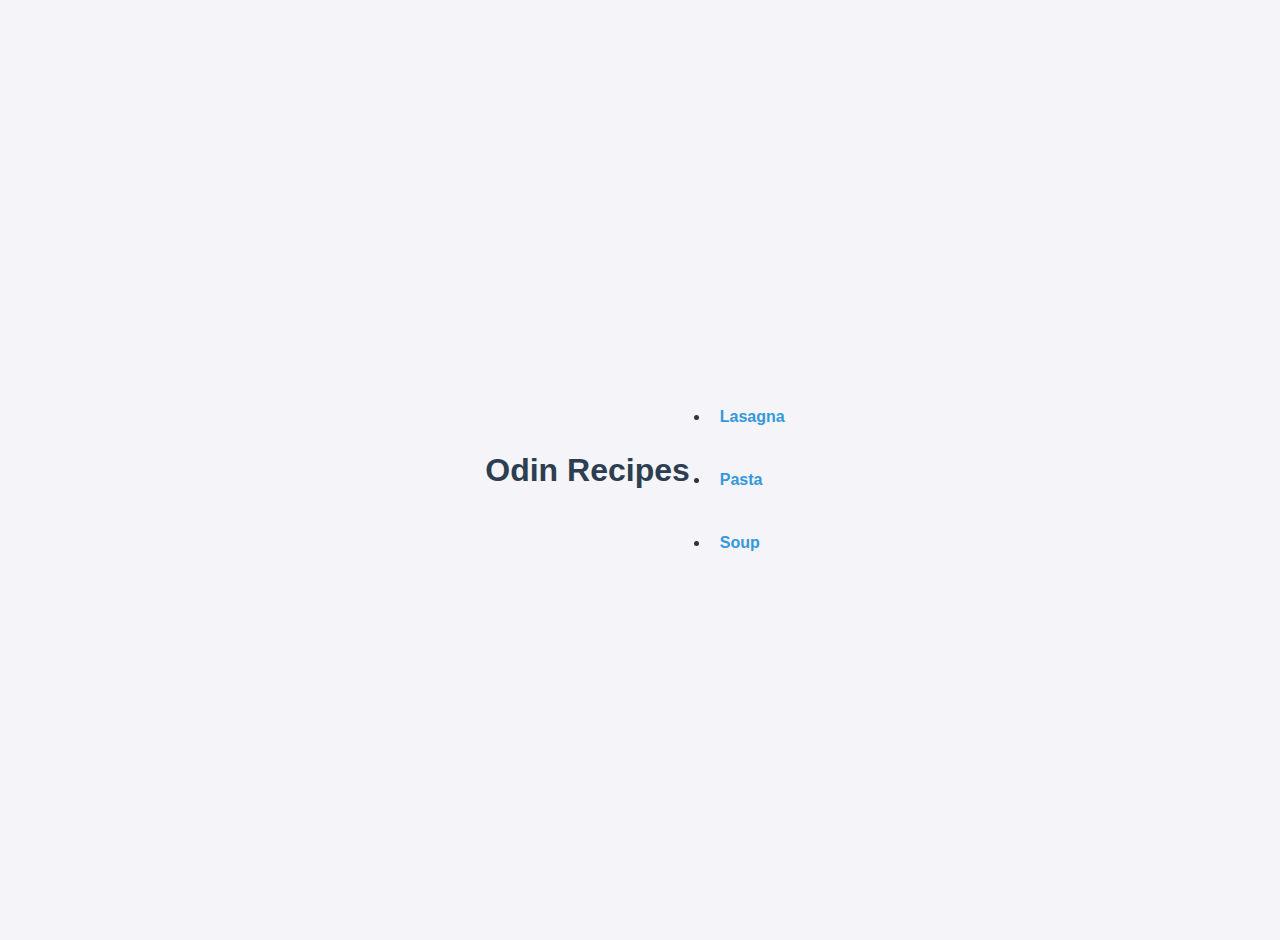
<file: index.html>
<!DOCTYPE html>
<html lang="en">
<head>
    <meta charset="UTF-8">
    <meta name="viewport" content="width=device-width, initial-scale=1.0">
    <title>Odin Recipes</title>
    <link rel="stylesheet" href="styles.css"> <!-- Link to the CSS file -->
</head>
<body>
    <h1>Odin Recipes</h1>
    <div class="recipe-list">
        <ul>
            <li><a href="recepies/lasagna.html">Lasagna</a></li>
            <li><a href="recepies/pasta.html">Pasta</a></li>
            <li><a href="recepies/soup.html">Soup</a></li>
        </ul>
    </div>
</body>
</html>
</file>
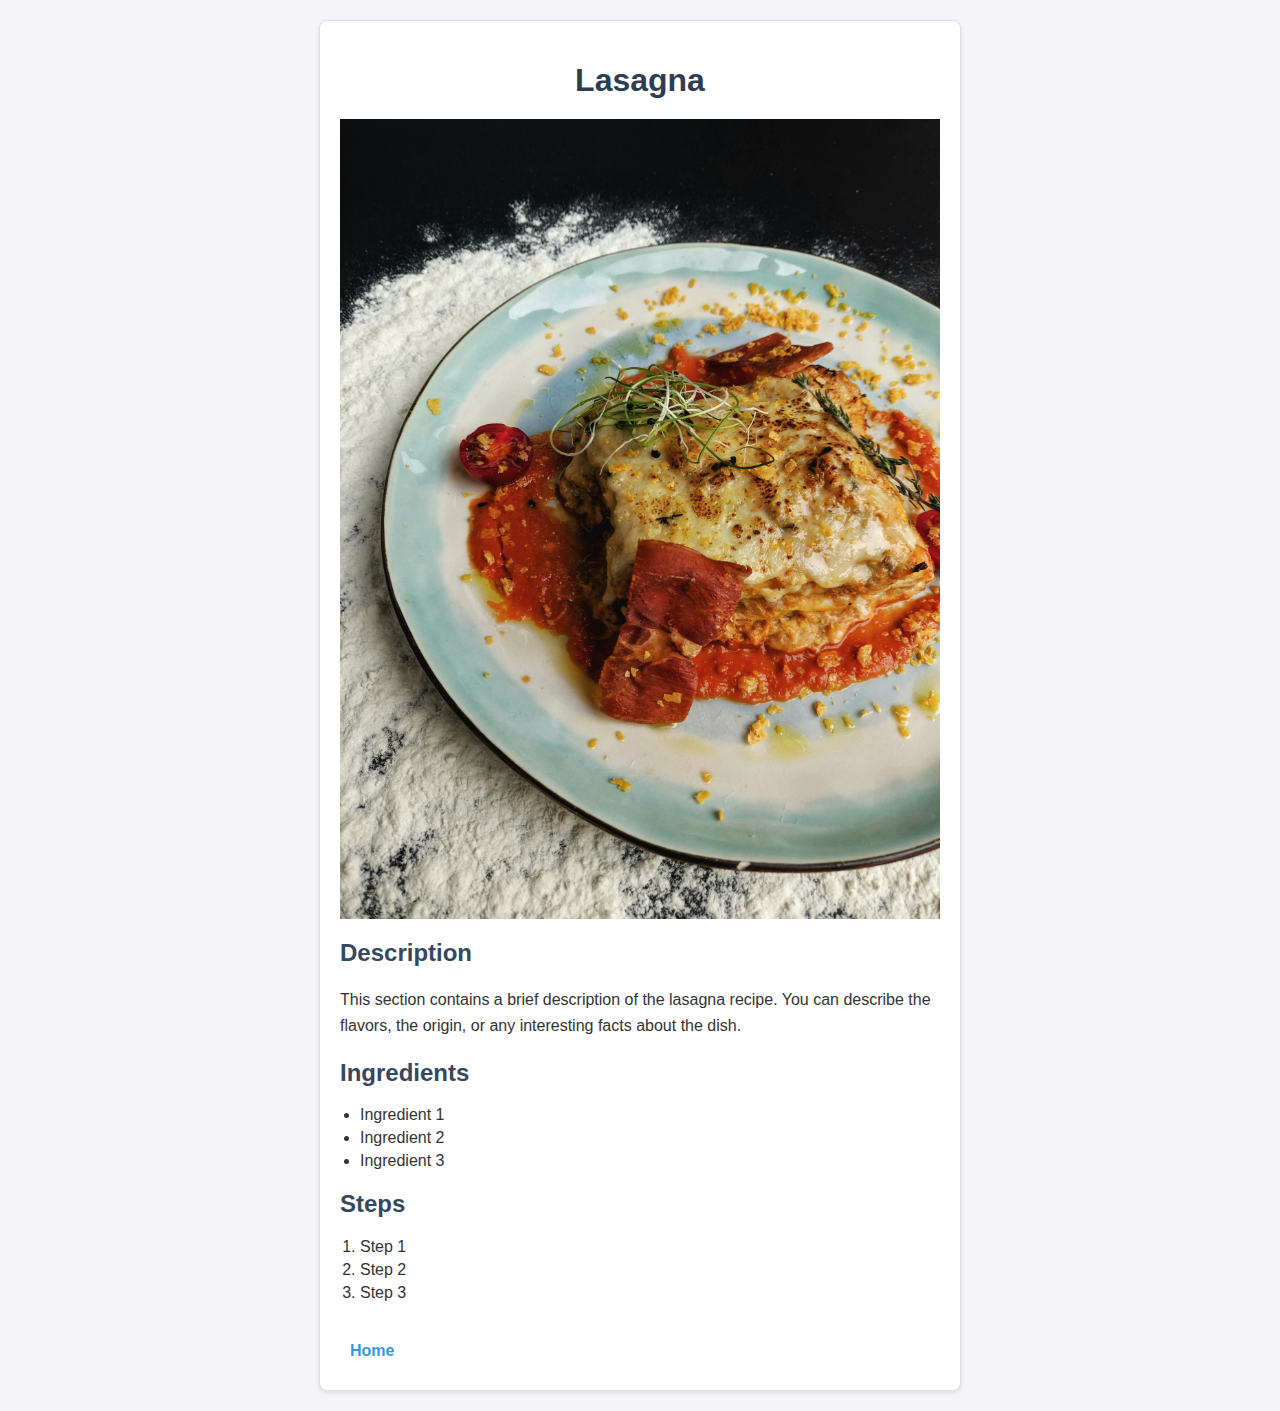
<file: recepies/lasagna.html>
<!DOCTYPE html>
<html lang="en">
<head>
    <meta charset="UTF-8">
    <meta name="viewport" content="width=device-width, initial-scale=1.0">
    <title>Lasagna Recipe</title>
    <link rel="stylesheet" href="../styles.css"> <!-- Link to the CSS file -->
</head>
<body>
    <div class="recipe-container">
        <h1>Lasagna</h1>
        <img src="images/lasagna.jpg" alt="Lasagna">
        
        <h2>Description</h2>
        <p>This section contains a brief description of the lasagna recipe. You can describe the flavors, the origin, or any interesting facts about the dish.</p>
        
        <h2>Ingredients</h2>
        <ul>
            <li>Ingredient 1</li>
            <li>Ingredient 2</li>
            <li>Ingredient 3</li>
            <!-- Add more ingredients as needed -->
        </ul>
        
        <h2>Steps</h2>
        <ol>
            <li>Step 1</li>
            <li>Step 2</li>
            <li>Step 3</li>
            <!-- Add more steps as needed -->
        </ol>
        
        <a href="../index.html">Home</a>
    </div>
</body>
</html>
</file>
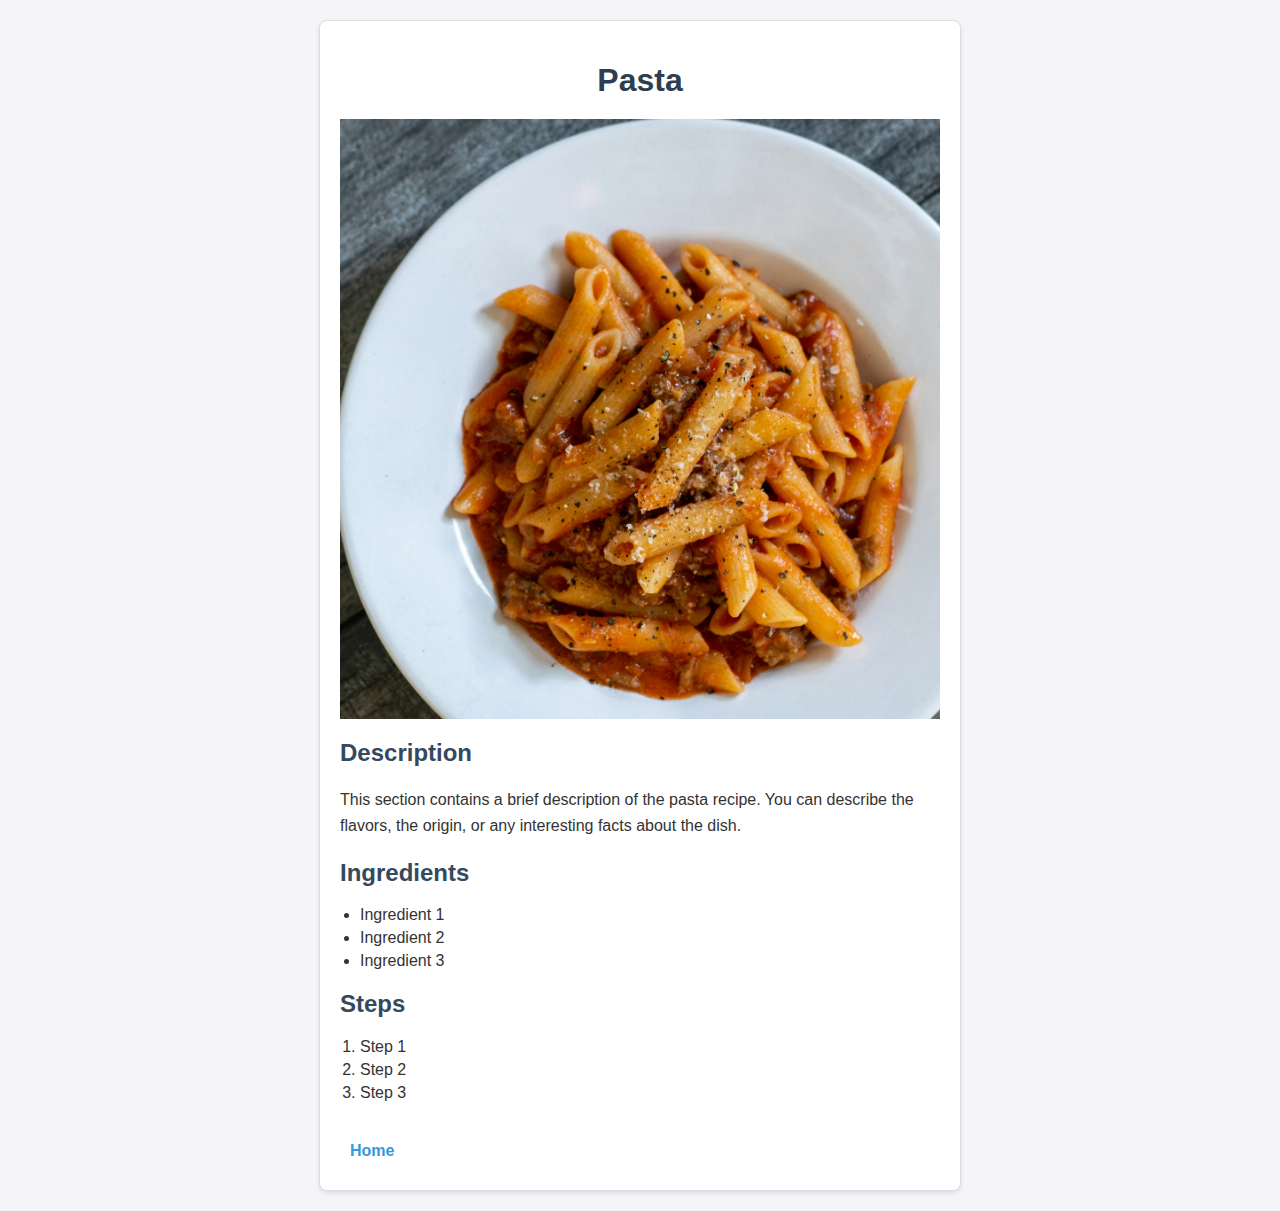
<file: recepies/pasta.html>
<!DOCTYPE html>
<html lang="en">
<head>
    <meta charset="UTF-8">
    <meta name="viewport" content="width=device-width, initial-scale=1.0">
    <title>Pasta Recipe</title>
    <link rel="stylesheet" href="../styles.css"> <!-- Link to the CSS file -->
</head>
<body>
    <div class="recipe-container">
        <h1>Pasta</h1>
        <img src="images/pasta.jpg" alt="Pasta">
        
        <h2>Description</h2>
        <p>This section contains a brief description of the pasta recipe. You can describe the flavors, the origin, or any interesting facts about the dish.</p>
        
        <h2>Ingredients</h2>
        <ul>
            <li>Ingredient 1</li>
            <li>Ingredient 2</li>
            <li>Ingredient 3</li>
            <!-- Add more ingredients as needed -->
        </ul>
        
        <h2>Steps</h2>
        <ol>
            <li>Step 1</li>
            <li>Step 2</li>
            <li>Step 3</li>
            <!-- Add more steps as needed -->
        </ol>
        
        <a href="../index.html">Home</a>
    </div>
</body>
</html>
</file>
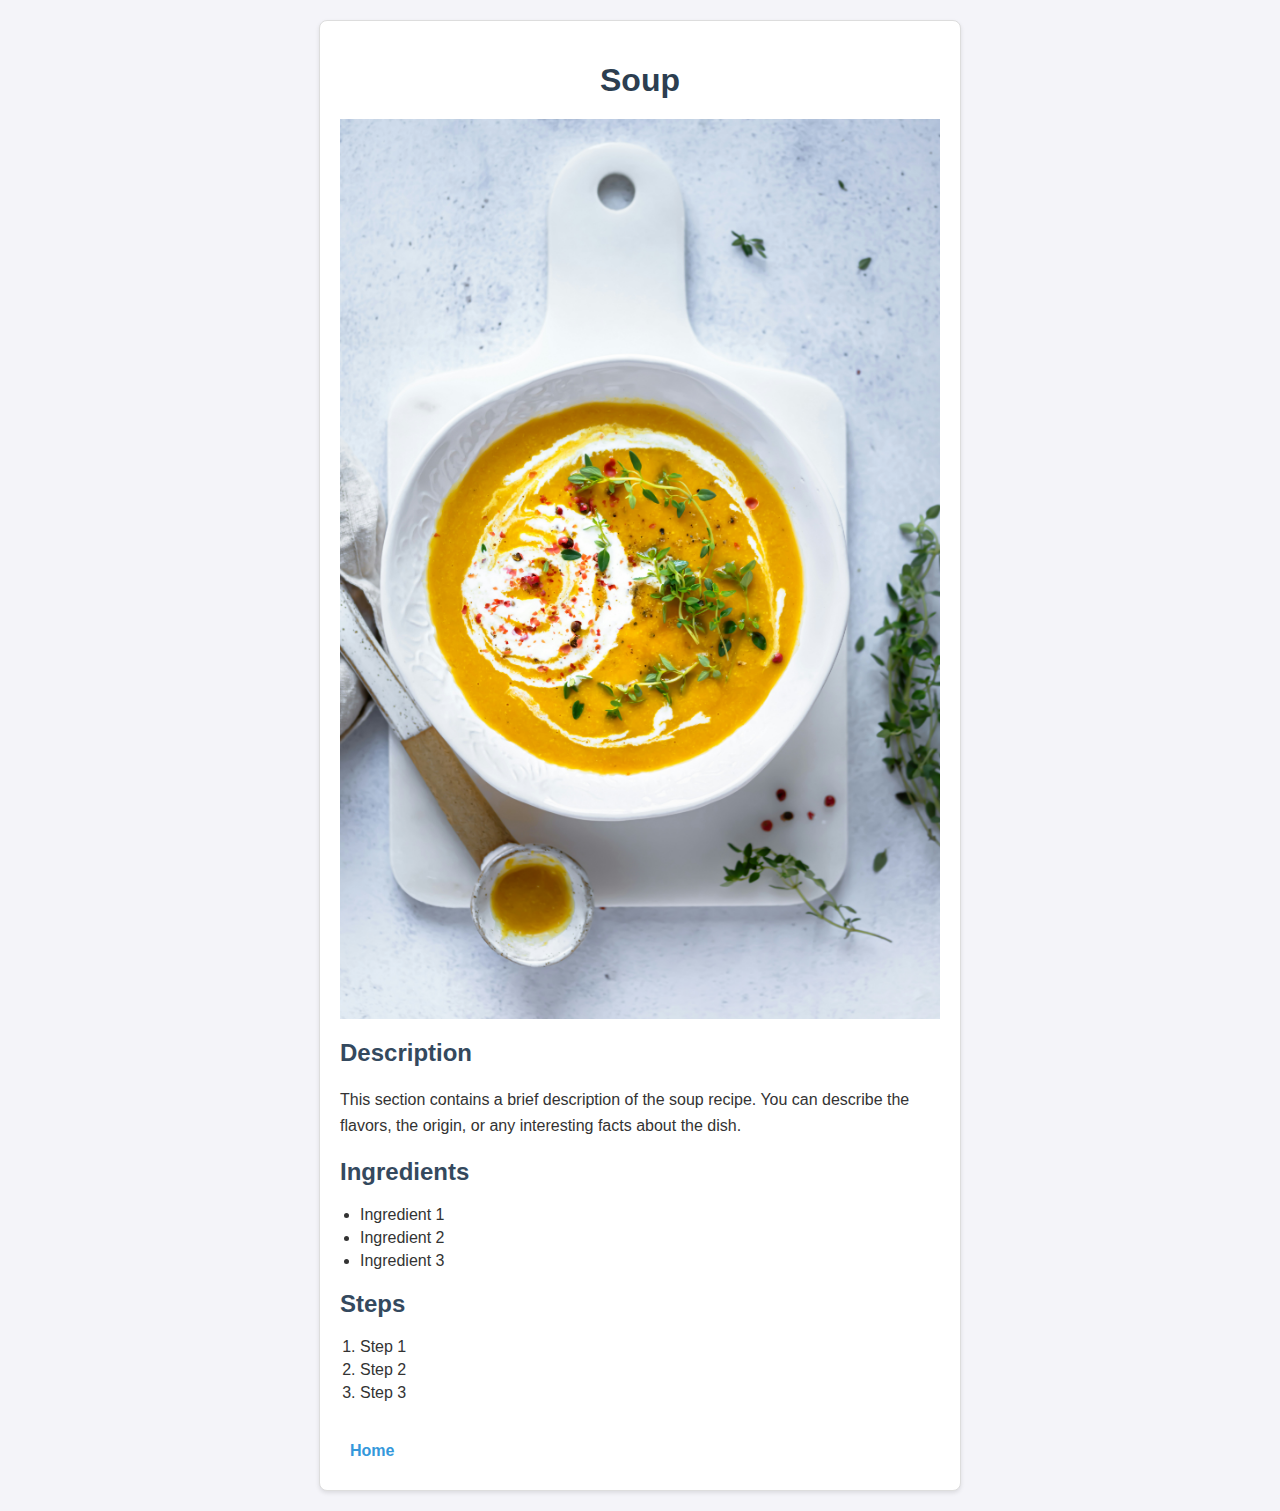
<file: recepies/soup.html>
<!DOCTYPE html>
<html lang="en">
<head>
    <meta charset="UTF-8">
    <meta name="viewport" content="width=device-width, initial-scale=1.0">
    <title>Soup Recipe</title>
    <link rel="stylesheet" href="../styles.css"> <!-- Link to the CSS file -->
</head>
<body>
    <div class="recipe-container">
        <h1>Soup</h1>
        <img src="images/soup.jpg" alt="Soup">
        
        <h2>Description</h2>
        <p>This section contains a brief description of the soup recipe. You can describe the flavors, the origin, or any interesting facts about the dish.</p>
        
        <h2>Ingredients</h2>
        <ul>
            <li>Ingredient 1</li>
            <li>Ingredient 2</li>
            <li>Ingredient 3</li>
            <!-- Add more ingredients as needed -->
        </ul>
        
        <h2>Steps</h2>
        <ol>
            <li>Step 1</li>
            <li>Step 2</li>
            <li>Step 3</li>
            <!-- Add more steps as needed -->
        </ol>
        
        <a href="../index.html">Home</a>
    </div>
</body>
</html>
</file>
<file: styles.css>
/* Basic styling for body */
body {
    font-family: Arial, sans-serif;
    background-color: #f4f4f9;
    color: #333;
    margin: 0;
    padding: 20px;
    display: flex;
    justify-content: center;
    align-items: center;
    min-height: 100vh;
}

/* Styling for the main heading */
h1 {
    color: #2c3e50;
    text-align: center;
    margin-bottom: 20px;
}

/* Box model styling for the recipe container */
.recipe-container {
    background-color: #fff;
    border: 1px solid #ddd;
    border-radius: 8px;
    padding: 20px;
    box-shadow: 0 2px 4px rgba(0, 0, 0, 0.1);
    max-width: 600px;
    width: 100%;
}

/* Styling for subheadings */
h2 {
    color: #34495e;
    margin-top: 20px;
}

/* Styling for paragraphs */
p {
    line-height: 1.6;
}

/* Styling for the list items */
ul, ol {
    padding-left: 20px;
    margin: 10px 0;
}

li {
    margin-bottom: 5px;
}

/* Styling for links */
a {
    text-decoration: none;
    color: #3498db;
    font-weight: bold;
    display: inline-block;
    margin-top: 20px;
    padding: 10px;
    border-radius: 4px;
    transition: background-color 0.3s;
}

a:hover {
    background-color: #ecf0f1;
    color: #2980b9;
}

/* Styling for images */
img {
    max-width: 100%;
    height: auto;
    display: block;
    margin: 0 auto 20px auto;
}
</file>
